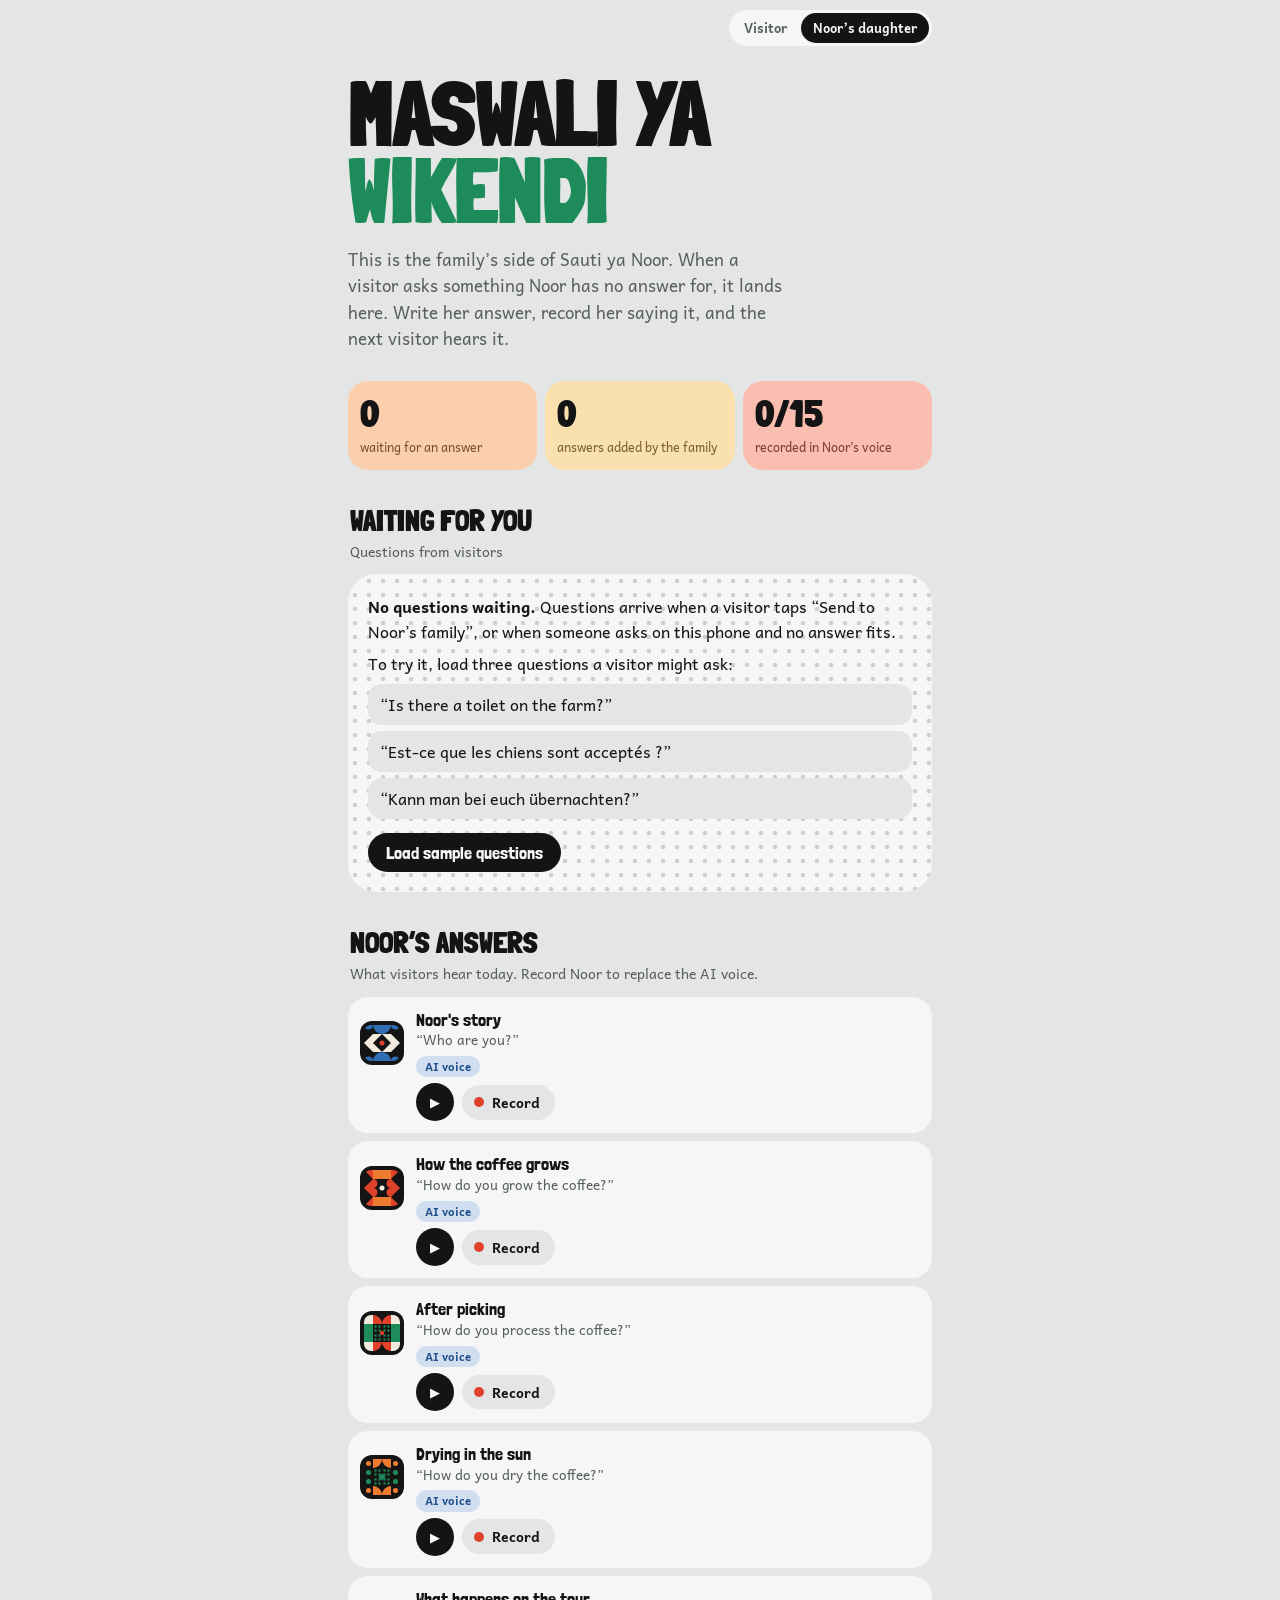
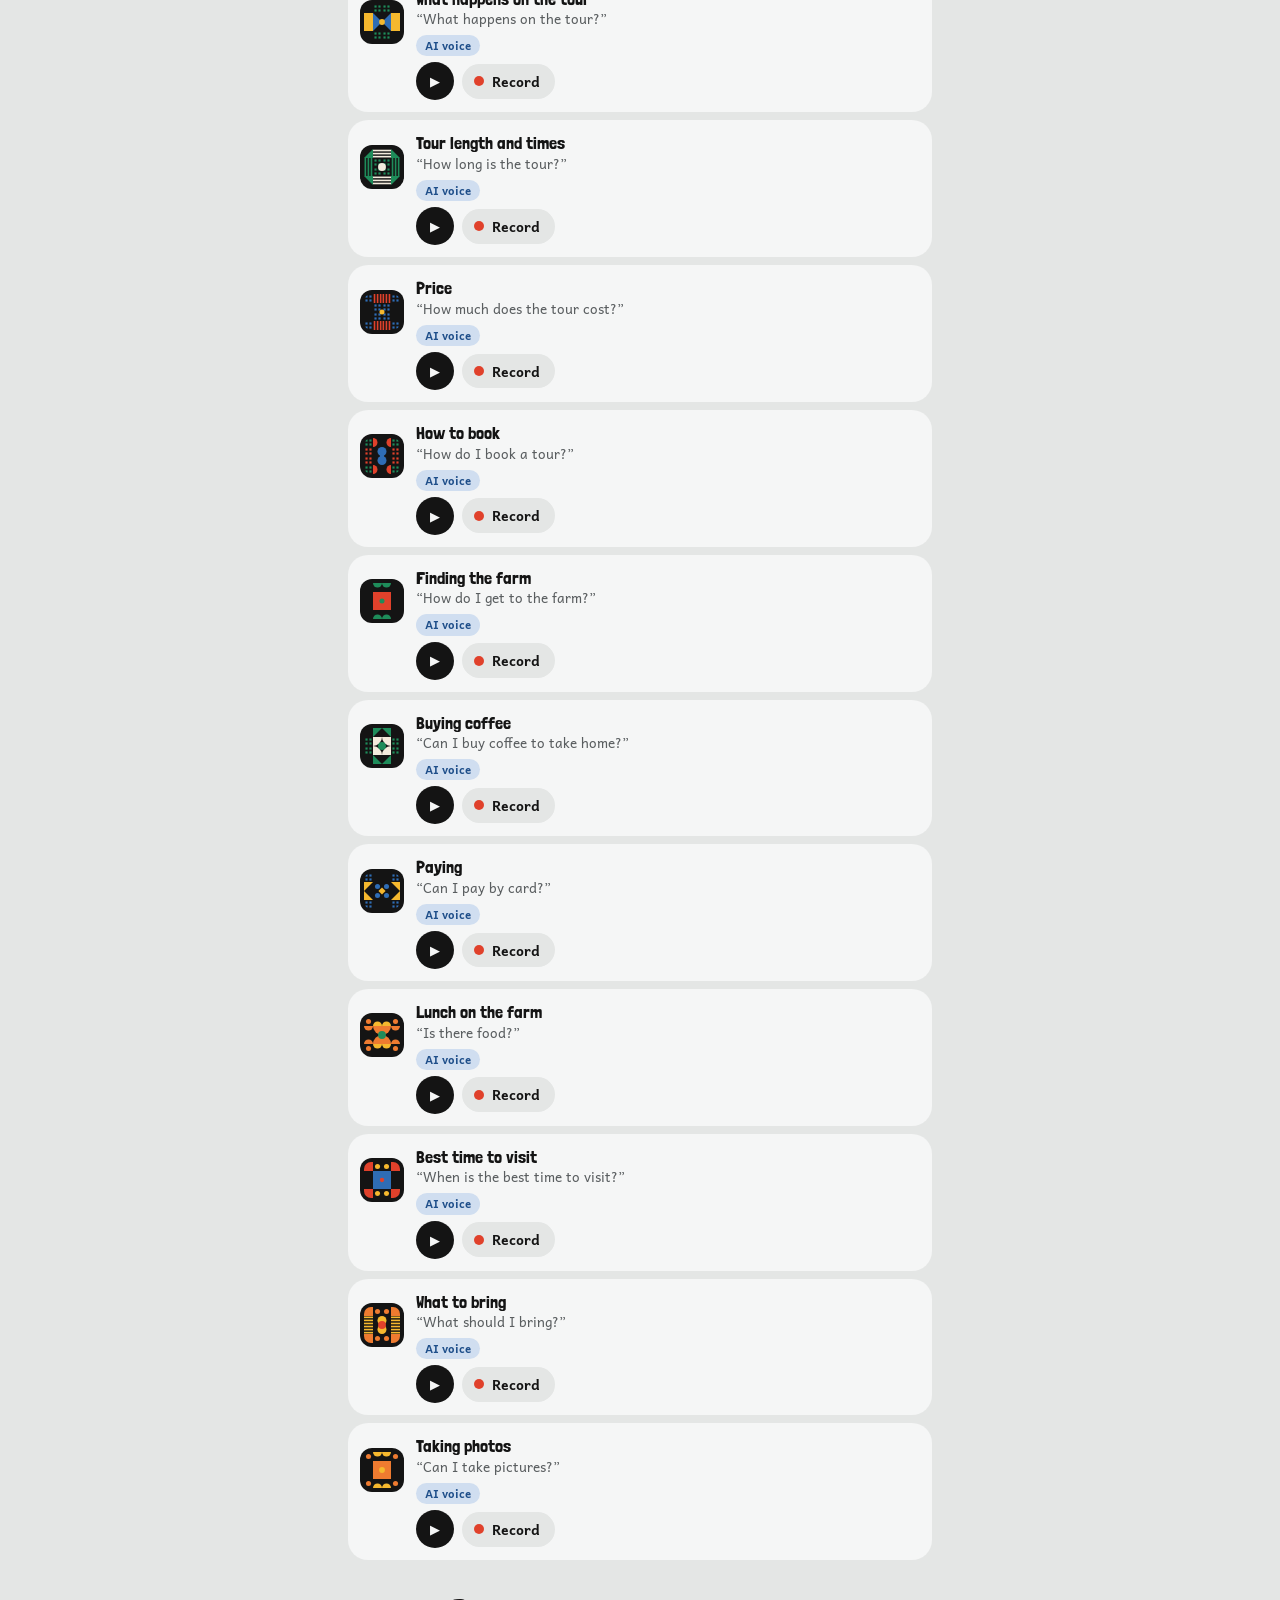
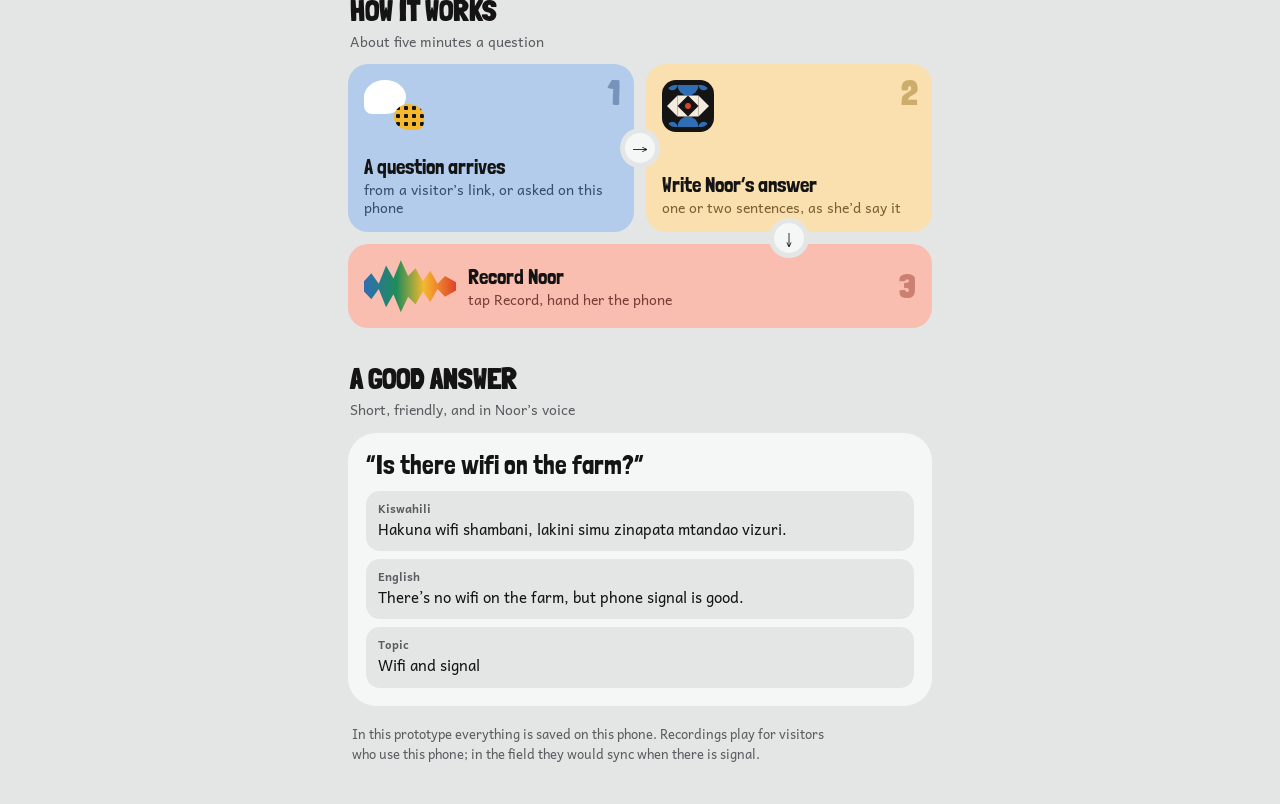
<file: daughter.html>
<!doctype html>
<html lang="en">
<head>
  <meta charset="utf-8">
  <meta name="viewport" content="width=device-width, initial-scale=1, viewport-fit=cover">
  <title>Weekend questions · Sauti ya Noor</title>
  <meta name="theme-color" content="#E4E6E5">
  <link rel="manifest" href="manifest.json">
  <link rel="icon" href="icons/icon.svg" type="image/svg+xml">
  <link rel="preconnect" href="https://fonts.googleapis.com">
  <link rel="preconnect" href="https://fonts.gstatic.com" crossorigin>
  <link href="https://fonts.googleapis.com/css2?family=Londrina+Solid:wght@400;900&family=Andika:ital,wght@0,400;0,700;1,400&display=swap" rel="stylesheet">
  <link rel="stylesheet" href="css/style.css">
</head>
<body>
  <div class="status">
    <nav class="views" aria-label="Switch view">
      <a href="./">Visitor</a>
      <a href="daughter.html" aria-current="page">Noor’s daughter</a>
    </nav>
  </div>
  <header class="d-head">
    <h1>Maswali ya<br><span>wikendi</span></h1>
    <p class="lede">This is the family’s side of Sauti ya Noor. When a visitor asks something Noor has no answer for, it lands here. Write her answer, record her saying it, and the next visitor hears it.</p>
  </header>
  <main>
    <div class="stats" aria-label="Overview">
      <div class="stat c-orange"><b id="st-wait">0</b><span>waiting for an answer</span></div>
      <div class="stat c-sun"><b id="st-added">0</b><span>answers added by the family</span></div>
      <div class="stat c-red"><b id="st-voice">0</b><span>recorded in Noor’s voice</span></div>
    </div>

    <h2 class="sec">Waiting for you <span id="q-count">Questions from visitors</span></h2>
    <ul id="queue" class="queue"></ul>

    <h2 class="sec">Noor’s answers <span>What visitors hear today. Record Noor to replace the AI voice.</span></h2>
    <ul id="library" class="library"></ul>

    <h2 class="sec">How it works <span>About five minutes a question</span></h2>
    <ol class="flow">
      <li class="step c-blue" data-next="right">
        <span class="step-n">1</span>
        <span class="art art-bubbles" aria-hidden="true"><i></i><i></i></span>
        <h3>A question arrives<span>from a visitor’s link, or asked on this phone</span></h3>
      </li>
      <li class="step c-sun" data-next="down">
        <span class="step-n">2</span>
        <span class="art art-tile" data-tile="story" aria-hidden="true"></span>
        <h3>Write Noor’s answer<span>one or two sentences, as she’d say it</span></h3>
      </li>
      <li class="step step-wide c-red">
        <span class="step-n">3</span>
        <span class="art art-wave" aria-hidden="true"></span>
        <h3>Record Noor<span>tap Record, hand her the phone</span></h3>
      </li>
    </ol>

    <h2 class="sec">A good answer <span>Short, friendly, and in Noor’s voice</span></h2>
    <article class="example">
      <p class="ex-q">“Is there wifi on the farm?”</p>
      <div class="ex-a">
        <p lang="sw"><b>Kiswahili</b>Hakuna wifi shambani, lakini simu zinapata mtandao vizuri.</p>
        <p><b>English</b>There’s no wifi on the farm, but phone signal is good.</p>
        <p><b>Topic</b>Wifi and signal</p>
      </div>
    </article>
    <p class="note">In this prototype everything is saved on this phone. Recordings play for visitors who use this phone; in the field they would sync when there is signal.</p>
  </main>
  <script type="module" src="js/daughter.js"></script>
</body>
</html>
</file>
<file: css/style.css>
/* Sauti ya Noor: cool grey ground, soft colour blocks, riso kanga patterns. No outlines. */
:root {
  --bg: #E4E6E5;
  --surface: #F5F6F6;
  --ink: #141414;
  --muted: #9A9D9E;      /* second line of two-tone headings */
  --text-2: #5A5E60;     /* secondary body text */
  /* riso pattern colours */
  --red: #E0412B;
  --sun: #F5B82E;
  --sky: #2F6DB5;
  --leaf: #1E8C5A;
  --rose: #EE7B30;
  --dusk: #2F6DB5;
  --brand: #1E8C5A;      /* NOOR, links, highlights: the far ridge in the hero */
  --display: 'Londrina Solid', Impact, sans-serif;
  --body: 'Andika', system-ui, -apple-system, 'Segoe UI', Roboto, sans-serif;
  --gutter: clamp(16px, 5vw, 28px);
  --r-lg: 28px;
  --r-md: 20px;
  --r-sm: 14px;
}

* { box-sizing: border-box; }
html { -webkit-text-size-adjust: 100%; }
body {
  margin: 0 auto;
  max-width: 640px;
  min-height: 100vh;
  background: var(--bg);
  color: var(--ink);
  font: 16px/1.55 var(--body);
  padding-bottom: env(safe-area-inset-bottom, 0px);
}

a { color: inherit; text-underline-offset: 3px; }
button, input, textarea { font: inherit; color: inherit; }
:focus-visible { outline: 3px solid var(--sky); outline-offset: 2px; }

/* ---------- status ---------- */
.status {
  position: sticky; top: 0; z-index: 40;
  display: flex; gap: 10px; align-items: center; flex-wrap: wrap;
  padding: calc(10px + env(safe-area-inset-top, 0px)) var(--gutter) 10px;
  background: color-mix(in srgb, var(--bg) 82%, transparent);
  -webkit-backdrop-filter: blur(14px); backdrop-filter: blur(14px);
  font-size: 12.5px; line-height: 1.35;
}
#net {
  display: inline-flex; align-items: center; gap: 6px; font-weight: 700;
  background: var(--surface); border-radius: 999px; padding: 4px 10px 4px 8px;
}
#net i { width: 8px; height: 8px; border-radius: 50%; background: var(--leaf); display: inline-block; }
#net[data-state="offline"] i { background: var(--red); }
#engine { color: var(--text-2); order: 3; flex-basis: 100%; }
.views {
  margin-left: auto; display: inline-flex; gap: 2px; padding: 3px;
  background: var(--surface); border-radius: 999px;
}
.views a {
  padding: 6px 12px; border-radius: 999px; text-decoration: none;
  font-weight: 700; font-size: 13px; color: var(--text-2);
}
.views a[aria-current="page"] { background: var(--ink); color: var(--surface); }
.views a:not([aria-current]):hover { color: var(--ink); background: #fff; }
#engine[data-state="ai"] { color: var(--ink); font-weight: 700; }

/* ---------- hero ---------- */
.hero { padding: 6px var(--gutter) 0; }
.hero canvas {
  display: block; width: 100%; height: clamp(220px, 52vw, 300px);
  border-radius: var(--r-lg);
}
.hero-text { padding: 22px 2px 4px; }
.place { margin: 0 0 8px; font-size: 13px; color: var(--text-2); }
h1 {
  margin: 0;
  font: 900 clamp(60px, 18vw, 112px)/.84 var(--display);
  letter-spacing: -.01em;
  text-transform: uppercase;
}
h1 span { color: var(--brand); }
.lede { margin: 18px 0 0; max-width: 44ch; font-size: 17px; color: var(--text-2); }

/* ---------- ask ---------- */
main { padding: 8px var(--gutter) 0; }
.ask label { display: block; font-size: 13px; color: var(--text-2); margin: 22px 0 8px 4px; }
.ask-row {
  display: flex; gap: 6px; padding: 6px;
  background: var(--surface); border-radius: 22px;
  transition: box-shadow .15s;
}
.ask input {
  flex: 1; min-width: 0;
  border: 0; background: transparent;
  padding: 10px 12px; font-size: 17px;
}
.ask input::placeholder { color: var(--muted); }
.ask input:focus-visible { outline: none; }
.ask-row:focus-within { box-shadow: 0 0 0 3px color-mix(in srgb, var(--sky) 55%, transparent); }
.ask button {
  border: 0; border-radius: 16px;
  background: var(--ink); color: var(--surface);
  padding: 0 18px;
  font: 900 20px/1 var(--display); letter-spacing: .02em; text-transform: uppercase;
  cursor: pointer; transition: background .15s;
}
.ask button:hover { background: var(--brand); }

.sec {
  margin: 36px 2px 14px;
  font: 900 30px/1 var(--display); text-transform: uppercase;
}
.sec span {
  display: block; margin-top: 6px;
  font: 400 14px/1.3 var(--body); text-transform: none; color: var(--text-2);
}

.bento {
  display: grid; gap: 10px;
  grid-template-columns: 1fr 1fr;
}
.bento-card {
  --accent: var(--sky);
  position: relative; overflow: hidden; isolation: isolate;
  display: flex; flex-direction: column; justify-content: space-between; gap: 14px;
  border: 0; border-radius: var(--r-md); padding: 14px;
  background: color-mix(in oklab, var(--accent) 45%, #fff);
  text-align: left; cursor: pointer;
  min-height: 132px;
  transition: transform .15s, background .15s;
}
.bento-card:hover { transform: translateY(-2px); background: color-mix(in oklab, var(--accent) 58%, #fff); }
.bento-card:active { transform: scale(.98); }
.bento-card.tall { grid-row: span 2; }
.bento-card.wide { grid-column: span 2; min-height: 0; flex-direction: row; align-items: center; justify-content: flex-start; }
.bento-tile {
  width: 46px; height: 46px; flex: none; padding: 5px;
  background: var(--ink); border-radius: 14px;
}
.bento-card.tall .bento-tile { width: 100%; height: auto; aspect-ratio: 1; padding: 10px; border-radius: 18px; }
.bento-tile svg { display: block; width: 100%; height: 100%; border-radius: 8px; }
.bento-text { display: flex; flex-direction: column; gap: 3px; }
.bento-q { font: 400 19px/1.12 var(--display); color: var(--ink); }
.bento-card.tall .bento-q { font-size: 22px; }
.bento-topic { font: 400 12.5px/1.2 var(--body); color: color-mix(in oklab, var(--accent) 50%, #15151c); }

/* ---------- listening: colour streaks ---------- */
.listening { margin: 28px 0 0; }
.streaks {
  height: 120px; border-radius: var(--r-lg);
  background:
    linear-gradient(180deg, var(--bg) 0%, transparent 30%, transparent 70%, var(--bg) 100%),
    repeating-linear-gradient(90deg,
      var(--sky) 0 4px, transparent 4px 11px, var(--red) 11px 19px, var(--rose) 19px 23px,
      transparent 23px 31px, var(--leaf) 31px 35px, var(--sun) 35px 42px, transparent 42px 52px);
  background-size: 100% 100%, 260px 100%;
  filter: blur(1.2px) saturate(1.05);
  animation: streak 1.1s steps(9) infinite;
}
@keyframes streak { to { background-position: 0 0, 260px 0; } }
.listening p { margin: 10px 0 0 4px; font-size: 14px; color: var(--text-2); }

/* ---------- answer: kanga card ---------- */
.answer { margin: 28px 0 0; scroll-margin-top: 64px; }
.kanga {
  --accent: var(--sky);
  --tint: color-mix(in oklab, var(--accent) 48%, #fff);
  --deep: color-mix(in oklab, var(--accent) 55%, #15151c);
  position: relative; overflow: hidden; isolation: isolate;
  border-radius: var(--r-lg);
  padding: 22px 20px 20px;
  background:
    radial-gradient(circle, color-mix(in oklab, var(--accent) 72%, #fff) 0 2.2px, transparent 2.8px) 0 0 / 14px 14px,
    var(--tint);
}
/* A big flat shape behind the text, like the reference cards. */
.kanga::after {
  content: ''; position: absolute; z-index: -1;
  right: -70px; bottom: -90px; width: 260px; height: 260px; border-radius: 50%;
  background: color-mix(in oklab, var(--accent) 66%, #fff);
}
.kanga-field { background: none; padding: 0; display: flex; flex-direction: column; }
/* Reading order: the visitor's language first, then the player, then Noor's Swahili. */
.kanga-head { order: 0; } .kanga-field .tr { order: 1; } .kanga-field .langs { order: 2; }
.player { order: 3; } .play-note { order: 4; } .kanga-field .sw { order: 5; }
.kanga-head { display: flex; gap: 14px; align-items: center; margin-bottom: 18px; }
.kanga-tile { width: 60px; height: 60px; flex: none; background: var(--ink); padding: 6px; border-radius: 18px; }
.kanga-tile svg { display: block; width: 100%; height: 100%; border-radius: 10px; }
.kanga-topic { margin: 0; font: 900 26px/1 var(--display); text-transform: uppercase; }
.kanga-count { margin: 3px 0 0; font: 700 15px/1.25 var(--body); color: var(--deep); }
.kanga-field .sw {
  margin: 10px 0 0; padding: 12px 14px; border-radius: var(--r-sm);
  background: color-mix(in srgb, #fff 45%, transparent);
  font: italic 400 15px/1.45 var(--body); color: color-mix(in oklab, var(--deep) 85%, var(--ink));
}
.kanga .sw::before {
  content: 'Noor in Kiswahili'; display: block; margin-bottom: 3px;
  font: normal 700 11.5px/1.3 var(--body); letter-spacing: .02em; color: var(--deep); opacity: .8;
}
.tr {
  margin: 0; max-width: 30ch;
  font: 400 clamp(24px, 6.4vw, 30px)/1.15 var(--display);
}
.jina {
  margin: 14px 0 0; padding: 10px 14px; border-radius: 999px;
  background: var(--deep); color: var(--tint);
  font: 700 14px/1.2 var(--body); letter-spacing: .02em; text-align: center;
}

.player { display: flex; align-items: center; gap: 14px; margin: 20px 0 0; }
.play {
  width: 58px; height: 58px; flex: none; border-radius: 50%;
  border: 0; background: var(--ink); cursor: pointer;
  display: grid; place-items: center;
  transition: transform .12s;
}
.play:active { transform: scale(.94); }
.play span {
  width: 0; height: 0; margin-left: 4px;
  border-style: solid; border-width: 10px 0 10px 17px;
  border-color: transparent transparent transparent var(--surface);
}
.play[data-state="playing"] span { width: 16px; height: 16px; margin: 0; border: 0; border-radius: 4px; background: var(--sun); }
.wave { flex: 1; min-width: 0; height: 68px; display: block; }
.play-note { margin: 6px 0 0; min-height: 1.2em; font-size: 13px; color: var(--deep); font-style: italic; }

.langs {
  display: inline-flex; align-self: flex-start; gap: 4px; margin: 12px 0 0; padding: 4px; flex-wrap: wrap;
  background: color-mix(in srgb, #fff 45%, transparent); border-radius: 999px;
}
.langs button {
  border: 0; background: transparent; border-radius: 999px;
  padding: 5px 13px; font-size: 13px; cursor: pointer;
}
.langs button[aria-pressed="true"] { background: var(--ink); color: var(--surface); }

.kanga-unsure {
  --accent: #A6ABAE;
  background:
    repeating-linear-gradient(45deg, color-mix(in oklab, var(--accent) 50%, #fff) 0 2px, transparent 2px 10px),
    color-mix(in oklab, var(--accent) 32%, #fff);
}
.kanga-unsure .sw { color: var(--text-2); }
.kanga-unsure .sw::before { content: 'Kiswahili'; }

.match {
  display: flex; gap: 14px; align-items: center; margin: 12px 0 0;
  background: var(--surface); border-radius: var(--r-md); padding: 12px 16px 12px 12px;
}
.match-tile {
  width: 48px; height: 48px; flex: none; padding: 5px;
  background: var(--ink); border-radius: 14px;
  animation: breathe 4.5s ease-in-out infinite;
}
.match-tile svg { display: block; width: 100%; height: 100%; border-radius: 8px; }
@keyframes breathe {
  0%, 100% { transform: scale(.94); }
  50%      { transform: scale(1.03); }
}
.match p { margin: 0; font-size: 13px; line-height: 1.5; color: var(--text-2); }

/* ---------- how it works: bento flow ---------- */
.about { margin: 8px var(--gutter) 40px; }
.flow {
  list-style: none; margin: 0; padding: 0;
  display: grid; gap: 12px; grid-template-columns: 1fr 1fr;
}
.step {
  --accent: var(--sky);
  position: relative;
  display: flex; flex-direction: column; gap: 12px;
  min-height: 168px; padding: 16px;
  border-radius: var(--r-md);
  background: color-mix(in oklab, var(--accent) 45%, #fff);
}
.step-wide { grid-column: span 2; min-height: 0; flex-direction: row; align-items: center; }
.c-blue   { --accent: #5B8FD0; }
.c-sun    { --accent: #F5B82E; }
.c-red    { --accent: #E86A4F; }
.c-orange { --accent: #F0913F; }
.c-green  { --accent: #3FA36B; }
.step h3 { margin: auto 0 0; font: 400 21px/1.1 var(--display); }
.step-wide h3 { margin: 0; }
.step h3 span { display: block; font: 400 14px/1.3 var(--body); color: color-mix(in oklab, var(--accent) 50%, #15151c); margin-top: 2px; }
.step-n {
  position: absolute; top: 12px; right: 14px;
  font: 900 34px/1 var(--display); color: color-mix(in oklab, var(--accent) 70%, #15151c); opacity: .55;
}
.step-wide .step-n { position: static; order: 3; margin-left: auto; }
.step-tag {
  align-self: flex-start; padding: 3px 10px; border-radius: 999px;
  background: color-mix(in srgb, #fff 60%, transparent);
  font: 700 12px/1.4 var(--body);
}
.step-link {
  align-self: flex-start; white-space: nowrap; padding: 7px 13px; border-radius: 999px;
  background: var(--ink); color: var(--surface);
  font: 700 13px/1.2 var(--body); text-decoration: none;
}
/* Arrow badges between steps */
.step[data-next]::after {
  content: '→'; position: absolute; z-index: 2;
  width: 30px; height: 30px; border-radius: 50%;
  display: grid; place-items: center;
  background: var(--surface); color: var(--ink); font: 700 16px/1 var(--body);
  box-shadow: 0 0 0 5px var(--bg);
}
.step[data-next="right"]::after { right: -21px; top: 50%; transform: translateY(-50%); }
.step[data-next="down"]::after { content: '↓'; bottom: -21px; left: 50%; transform: translateX(-50%); }

/* Little pattern illustrations, one per step */
.art { display: block; width: 64px; height: 52px; position: relative; flex: none; }
.art-bubbles i { position: absolute; border-radius: 50% 50% 50% 8px; }
.art-bubbles i:first-child { width: 42px; height: 34px; left: 0; top: 0; background: #fff; }
.art-bubbles i:last-child  { width: 30px; height: 26px; left: 30px; top: 24px; border-radius: 50% 50% 8px 50%;
  background: radial-gradient(circle, var(--ink) 0 2px, transparent 2.5px) 0 0 / 8px 8px, var(--sun); }
.art-tile { width: 52px; height: 52px; padding: 5px; background: var(--ink); border-radius: 14px; }
.art-tile svg { display: block; width: 100%; height: 100%; border-radius: 8px; }
.art-wave {
  width: 92px; height: 52px;
  background: linear-gradient(90deg, var(--sky), var(--leaf) 35%, var(--sun) 65%, var(--red));
  clip-path: polygon(0 40%, 8% 25%, 16% 45%, 24% 10%, 32% 35%, 40% 0, 48% 30%, 56% 15%, 64% 40%, 72% 20%, 80% 45%, 88% 30%, 100% 42%,
                     100% 58%, 88% 70%, 80% 55%, 72% 80%, 64% 60%, 56% 85%, 48% 70%, 40% 100%, 32% 65%, 24% 90%, 16% 55%, 8% 75%, 0 60%);
}
.art-circles i { position: absolute; width: 40px; height: 40px; border-radius: 50%; top: 4px; }
.art-circles i:first-child { left: 0; background: #fff; }
.art-circles i:last-child  { left: 22px; background: radial-gradient(circle, color-mix(in oklab, var(--accent) 75%, #15151c) 0 1.8px, transparent 2.3px) 0 0 / 7px 7px, color-mix(in oklab, var(--accent) 80%, #fff); mix-blend-mode: multiply; }
.art-rings {
  width: 52px; height: 52px; border-radius: 50%;
  background: repeating-radial-gradient(circle, color-mix(in oklab, var(--accent) 80%, #15151c) 0 3px, transparent 3px 7px);
}

.about .fine { margin: 16px 4px 0; font-size: 13px; line-height: 1.5; color: var(--text-2); max-width: 60ch; }

/* ---------- daughter's view ---------- */
.d-head { padding: 18px var(--gutter) 0; }
.d-head h1 { font-size: clamp(54px, 16vw, 92px); }
.d-head .lede { max-width: 44ch; }

.example { background: var(--surface); border-radius: var(--r-lg); padding: 18px; }
.ex-q { margin: 0 0 12px; font: 400 26px/1.1 var(--display); }
.ex-a { display: grid; gap: 8px; }
.ex-a p { margin: 0; padding: 10px 12px; background: var(--bg); border-radius: var(--r-sm); font-size: 15px; }
.ex-a b { display: block; font: 700 11.5px/1.3 var(--body); color: var(--text-2); margin-bottom: 2px; }

.queue { list-style: none; margin: 0; padding: 0; display: grid; gap: 14px; }
.q-item {
  --accent: var(--sky);
  border-radius: var(--r-lg); padding: 18px;
  background: color-mix(in oklab, var(--accent) 40%, #fff);
}
.q-top { display: flex; gap: 12px; align-items: center; margin-bottom: 6px; }
.q-tile { width: 48px; height: 48px; flex: none; padding: 5px; background: var(--ink); border-radius: 14px; }
.q-tile svg { display: block; width: 100%; height: 100%; border-radius: 8px; }
.q-item h3 { margin: 0 0 3px; font: 400 24px/1.08 var(--display); }
.q-meta { margin: 0; font-size: 13px; color: color-mix(in oklab, var(--accent) 50%, #15151c); }
.q-item label { display: block; font: 700 13px/1.3 var(--body); margin: 14px 0 6px 2px; }
.q-item textarea, .q-item input {
  width: 100%; border: 0; background: color-mix(in srgb, #fff 75%, transparent); border-radius: var(--r-sm);
  padding: 11px 13px; font-size: 15px; resize: vertical;
}
.q-item textarea::placeholder, .q-item input::placeholder { color: #8C9093; font-style: italic; }
.q-actions { display: flex; gap: 8px; margin-top: 14px; flex-wrap: wrap; }
.btn {
  border: 0; border-radius: 999px; background: var(--ink); color: var(--surface);
  padding: 10px 18px; font: 400 18px/1.1 var(--display); cursor: pointer;
}
.btn.ghost { background: color-mix(in srgb, #fff 60%, transparent); color: var(--ink); }
.empty {
  border-radius: var(--r-lg); padding: 20px;
  background:
    radial-gradient(circle, #CCD0D1 0 2px, transparent 2.6px) 0 0 / 14px 14px,
    var(--surface);
}
.empty p { margin: 0 0 8px; }
.demo-list { margin: 0 0 14px; padding: 0; list-style: none; display: grid; gap: 6px; }
.demo-list li { background: var(--bg); border-radius: var(--r-sm); padding: 8px 12px; font-weight: 400; }

/* overview numbers */
.stats { display: grid; grid-template-columns: repeat(3, 1fr); gap: 8px; margin-top: 22px; }
.stat {
  border-radius: var(--r-md); padding: 14px 12px;
  background: color-mix(in oklab, var(--accent) 45%, #fff);
}
.stat b { display: block; font: 900 38px/1 var(--display); }
.stat span { display: block; margin-top: 6px; font: 400 12.5px/1.3 var(--body); color: color-mix(in oklab, var(--accent) 50%, #15151c); }

/* recorder */
.rec { display: inline-flex; align-items: center; gap: 8px; }
.rec-btn {
  display: inline-flex; align-items: center; gap: 8px;
  border: 0; border-radius: 999px; padding: 9px 15px 9px 12px; cursor: pointer;
  background: color-mix(in srgb, #fff 75%, transparent); font: 700 14px/1.2 var(--body);
}
.rec-btn i { width: 10px; height: 10px; border-radius: 50%; background: var(--red); }
.rec.on .rec-btn { background: var(--red); color: #fff; }
.rec.on .rec-btn i { background: #fff; border-radius: 2px; animation: blink 1s steps(2) infinite; }
@keyframes blink { 50% { opacity: .3; } }
.rec-time { font: 700 13px/1 var(--body); color: var(--red); min-width: 2.5em; }
.q-label { margin: 14px 0 6px 2px; font: 700 13px/1.3 var(--body); }
.q-label span { font-weight: 400; color: color-mix(in oklab, var(--accent) 50%, #15151c); }
.q-rec { display: flex; flex-wrap: wrap; gap: 8px; align-items: center; }

/* Noor's answers */
.library { list-style: none; margin: 0; padding: 0; display: grid; gap: 8px; }
.lib-item {
  --accent: var(--sky);
  display: grid; grid-template-columns: 44px 1fr; gap: 6px 12px; align-items: center;
  background: var(--surface); border-radius: var(--r-md); padding: 12px;
}
.lib-tile { width: 44px; height: 44px; padding: 4px; background: var(--ink); border-radius: 12px; }
.lib-tile svg { display: block; width: 100%; height: 100%; border-radius: 7px; }
.lib-text p { margin: 0; }
.lib-topic { font: 400 18px/1.2 var(--display); }
.lib-topic em { font: 700 12px/1 var(--body); font-style: normal; color: var(--brand); margin-left: 4px; }
.lib-q { font-size: 13.5px; color: var(--text-2); }
.badge {
  display: inline-block; margin-top: 5px; padding: 2px 9px; border-radius: 999px;
  font: 700 11.5px/1.5 var(--body);
}
.badge-own  { background: color-mix(in oklab, var(--leaf) 30%, #fff); color: #1F6B3D; }
.badge-ai   { background: color-mix(in oklab, var(--sky) 22%, #fff); color: #1F4F8A; }
.badge-none { background: var(--bg); color: var(--text-2); }
.lib-actions { grid-column: 1 / -1; display: flex; flex-wrap: wrap; align-items: center; gap: 8px; padding-left: 56px; }
.lib-actions .rec-btn { background: var(--bg); }
.icon-btn {
  width: 38px; height: 38px; border: 0; border-radius: 50%; cursor: pointer;
  background: var(--ink); color: var(--surface); font-size: 13px;
}
.icon-btn:disabled { background: var(--bg); color: var(--muted); cursor: default; }
.link-btn { border: 0; background: none; padding: 6px 4px; cursor: pointer; font: 400 13px/1.2 var(--body); color: var(--text-2); text-decoration: underline; text-underline-offset: 3px; }

/* send to family (visitor side) */
.kanga-field .send { order: 6; display: flex; flex-wrap: wrap; align-items: center; gap: 8px 12px; margin-top: 14px; }
.send span { font-size: 13px; color: var(--text-2); }

.note { margin: 18px 4px 40px; font-size: 13px; color: var(--text-2); max-width: 60ch; }
.toast {
  position: fixed; left: 50%; bottom: calc(20px + env(safe-area-inset-bottom, 0px)); z-index: 60;
  transform: translateX(-50%); max-width: calc(100% - 32px);
  background: var(--ink); color: var(--surface); border-radius: 16px; padding: 12px 16px;
  font: 400 14px/1.35 var(--body); box-shadow: 0 8px 24px rgba(0,0,0,.18);
}

@media (prefers-reduced-motion: reduce) {
  .streaks, .match-tile, .rec.on .rec-btn i { animation: none; }
}
</file>
